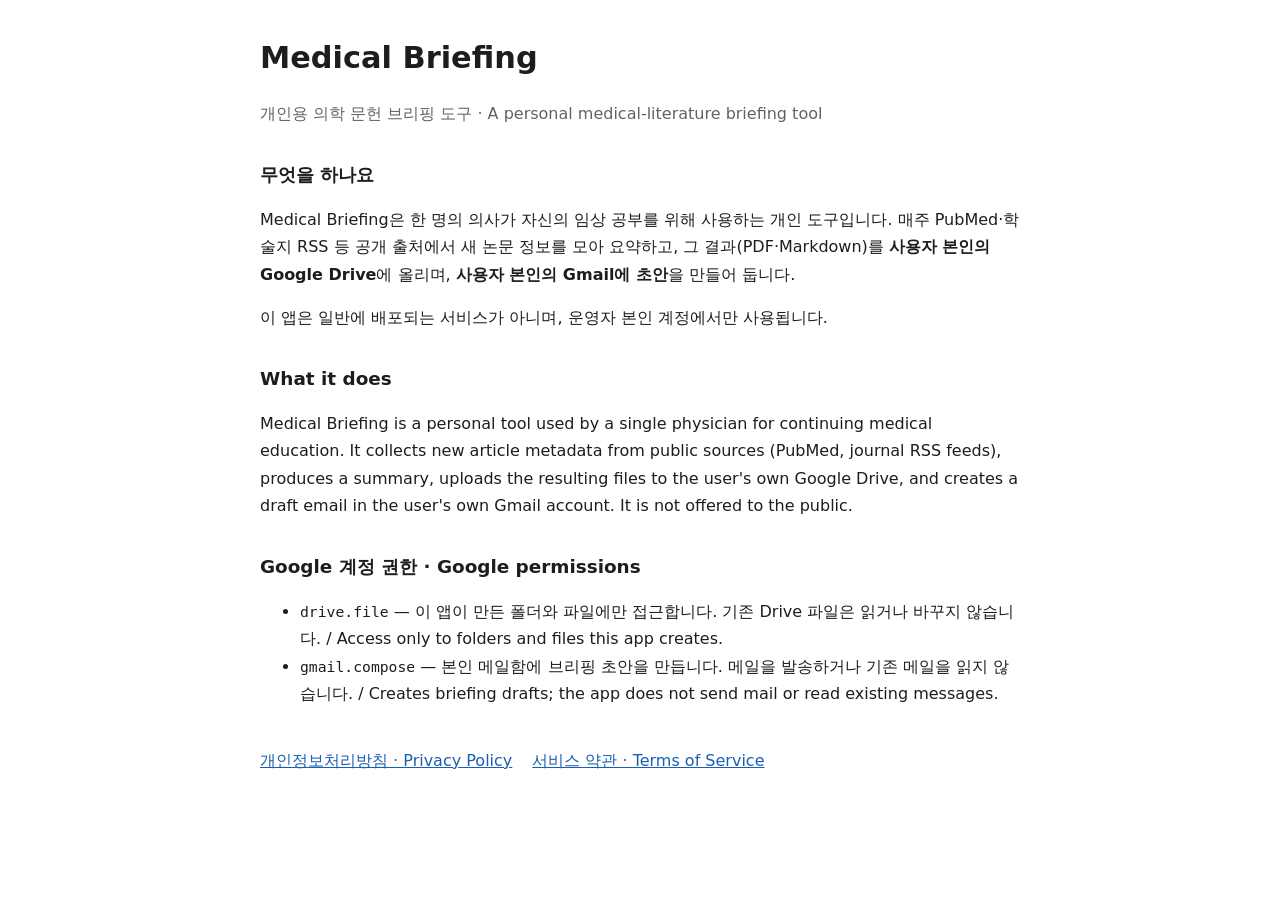
<file: index.html>
<!doctype html>
<html lang="ko">
<head>
<meta charset="utf-8">
<meta name="viewport" content="width=device-width, initial-scale=1">
<title>Medical Briefing</title>
<link rel="stylesheet" href="style.css">
</head>
<body>
<main>
<h1>Medical Briefing</h1>
<p class="lead">개인용 의학 문헌 브리핑 도구 · A personal medical-literature briefing tool</p>

<section>
<h2>무엇을 하나요</h2>
<p>Medical Briefing은 한 명의 의사가 자신의 임상 공부를 위해 사용하는 개인 도구입니다. 매주 PubMed·학술지 RSS 등 공개 출처에서 새 논문 정보를 모아 요약하고, 그 결과(PDF·Markdown)를 <strong>사용자 본인의 Google Drive</strong>에 올리며, <strong>사용자 본인의 Gmail에 초안</strong>을 만들어 둡니다.</p>
<p>이 앱은 일반에 배포되는 서비스가 아니며, 운영자 본인 계정에서만 사용됩니다.</p>
</section>

<section>
<h2>What it does</h2>
<p>Medical Briefing is a personal tool used by a single physician for continuing medical education. It collects new article metadata from public sources (PubMed, journal RSS feeds), produces a summary, uploads the resulting files to the user's own Google Drive, and creates a draft email in the user's own Gmail account. It is not offered to the public.</p>
</section>

<section>
<h2>Google 계정 권한 · Google permissions</h2>
<ul>
<li><code>drive.file</code> — 이 앱이 만든 폴더와 파일에만 접근합니다. 기존 Drive 파일은 읽거나 바꾸지 않습니다. / Access only to folders and files this app creates.</li>
<li><code>gmail.compose</code> — 본인 메일함에 브리핑 초안을 만듭니다. 메일을 발송하거나 기존 메일을 읽지 않습니다. / Creates briefing drafts; the app does not send mail or read existing messages.</li>
</ul>
</section>

<nav>
<a href="privacy.html">개인정보처리방침 · Privacy Policy</a>
<a href="terms.html">서비스 약관 · Terms of Service</a>
</nav>
</main>
</body>
</html>
</file>
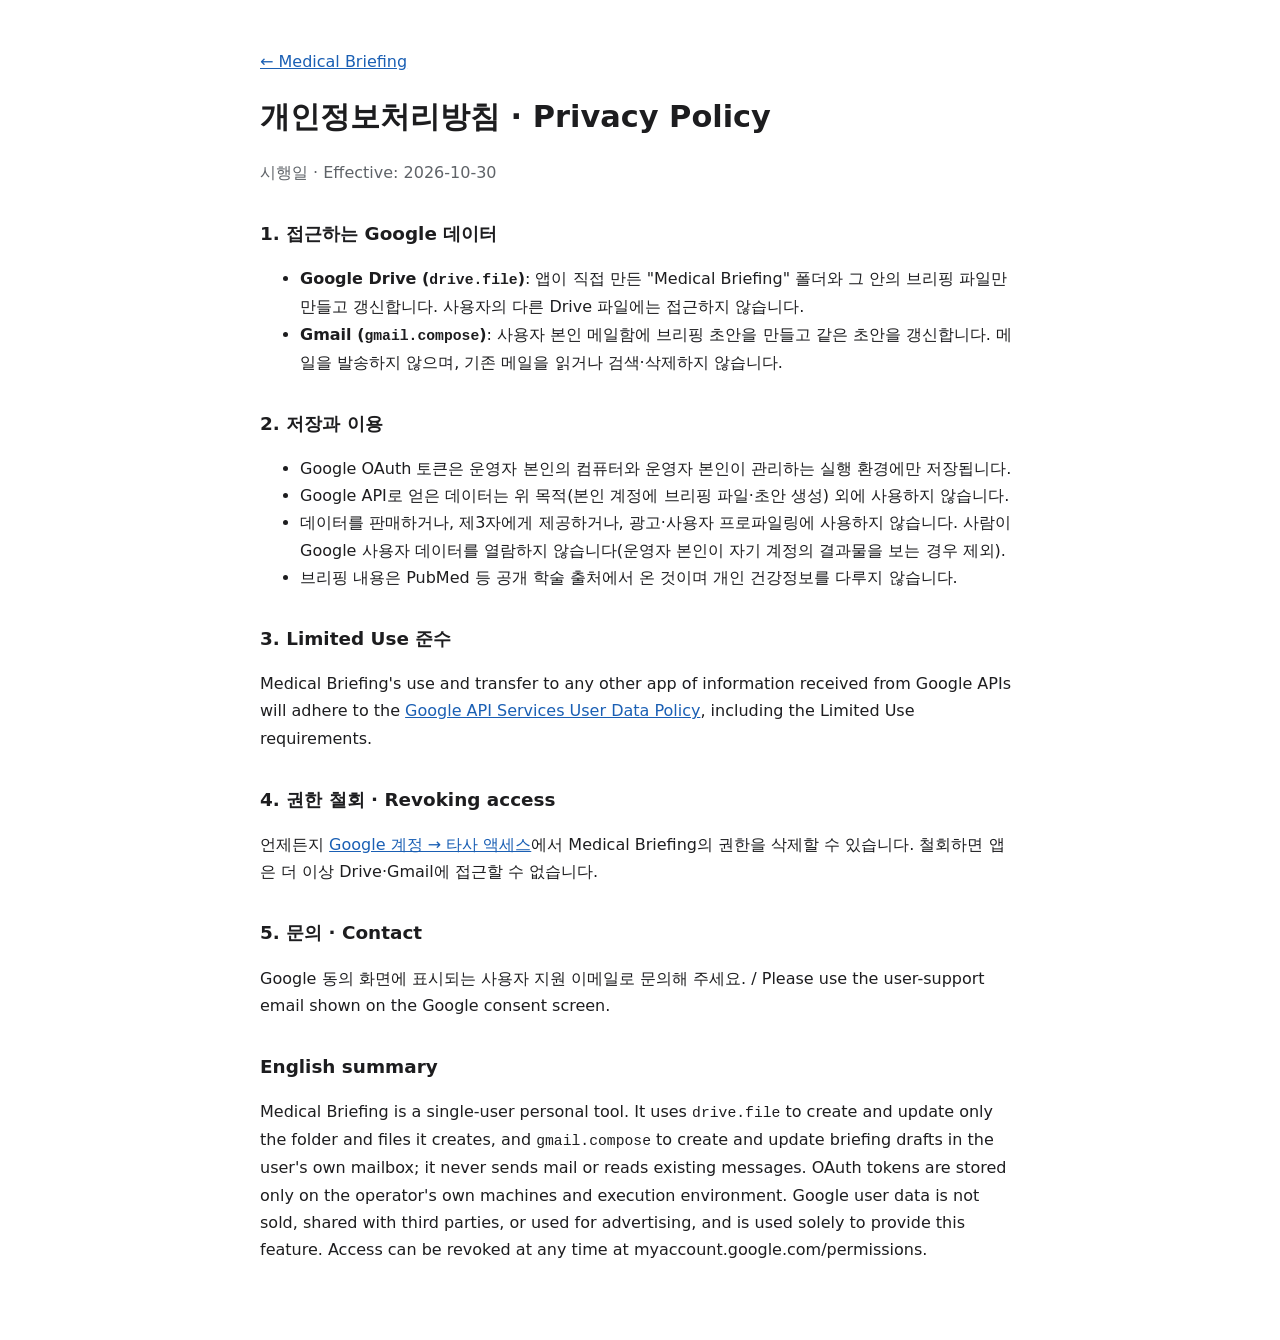
<file: privacy.html>
<!doctype html>
<html lang="ko">
<head>
<meta charset="utf-8">
<meta name="viewport" content="width=device-width, initial-scale=1">
<title>Privacy Policy · Medical Briefing</title>
<link rel="stylesheet" href="style.css">
</head>
<body>
<main>
<p><a href="index.html">← Medical Briefing</a></p>
<h1>개인정보처리방침 · Privacy Policy</h1>
<p class="meta">시행일 · Effective: 2026-10-30</p>

<section>
<h2>1. 접근하는 Google 데이터</h2>
<ul>
<li><strong>Google Drive (<code>drive.file</code>)</strong>: 앱이 직접 만든 "Medical Briefing" 폴더와 그 안의 브리핑 파일만 만들고 갱신합니다. 사용자의 다른 Drive 파일에는 접근하지 않습니다.</li>
<li><strong>Gmail (<code>gmail.compose</code>)</strong>: 사용자 본인 메일함에 브리핑 초안을 만들고 같은 초안을 갱신합니다. 메일을 발송하지 않으며, 기존 메일을 읽거나 검색·삭제하지 않습니다.</li>
</ul>
</section>

<section>
<h2>2. 저장과 이용</h2>
<ul>
<li>Google OAuth 토큰은 운영자 본인의 컴퓨터와 운영자 본인이 관리하는 실행 환경에만 저장됩니다.</li>
<li>Google API로 얻은 데이터는 위 목적(본인 계정에 브리핑 파일·초안 생성) 외에 사용하지 않습니다.</li>
<li>데이터를 판매하거나, 제3자에게 제공하거나, 광고·사용자 프로파일링에 사용하지 않습니다. 사람이 Google 사용자 데이터를 열람하지 않습니다(운영자 본인이 자기 계정의 결과물을 보는 경우 제외).</li>
<li>브리핑 내용은 PubMed 등 공개 학술 출처에서 온 것이며 개인 건강정보를 다루지 않습니다.</li>
</ul>
</section>

<section>
<h2>3. Limited Use 준수</h2>
<p>Medical Briefing's use and transfer to any other app of information received from Google APIs will adhere to the <a href="https://developers.google.com/terms/api-services-user-data-policy">Google API Services User Data Policy</a>, including the Limited Use requirements.</p>
</section>

<section>
<h2>4. 권한 철회 · Revoking access</h2>
<p>언제든지 <a href="https://myaccount.google.com/permissions">Google 계정 → 타사 액세스</a>에서 Medical Briefing의 권한을 삭제할 수 있습니다. 철회하면 앱은 더 이상 Drive·Gmail에 접근할 수 없습니다.</p>
</section>

<section>
<h2>5. 문의 · Contact</h2>
<p>Google 동의 화면에 표시되는 사용자 지원 이메일로 문의해 주세요. / Please use the user-support email shown on the Google consent screen.</p>
</section>

<section>
<h2>English summary</h2>
<p>Medical Briefing is a single-user personal tool. It uses <code>drive.file</code> to create and update only the folder and files it creates, and <code>gmail.compose</code> to create and update briefing drafts in the user's own mailbox; it never sends mail or reads existing messages. OAuth tokens are stored only on the operator's own machines and execution environment. Google user data is not sold, shared with third parties, or used for advertising, and is used solely to provide this feature. Access can be revoked at any time at myaccount.google.com/permissions.</p>
</section>
</main>
</body>
</html>
</file>
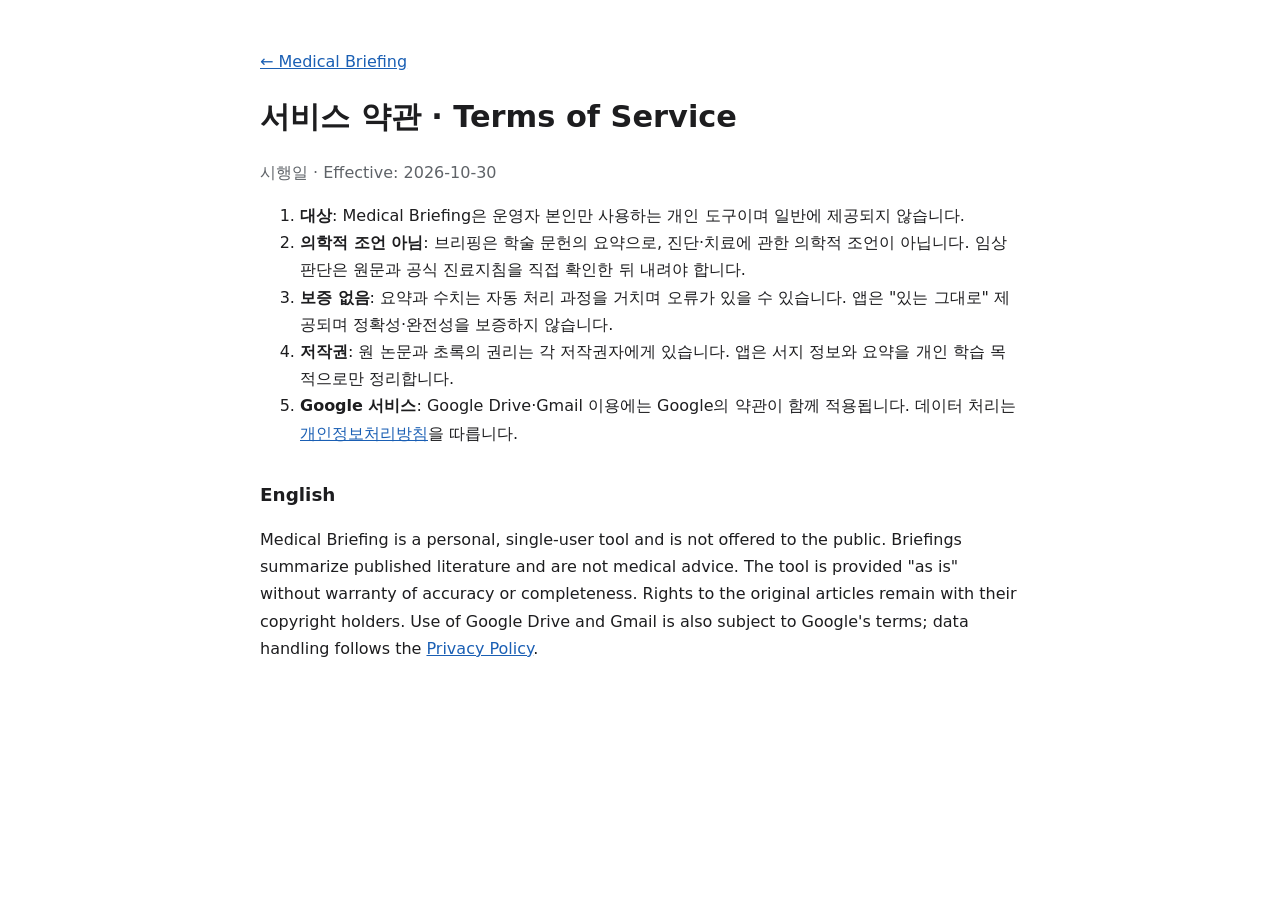
<file: terms.html>
<!doctype html>
<html lang="ko">
<head>
<meta charset="utf-8">
<meta name="viewport" content="width=device-width, initial-scale=1">
<title>Terms of Service · Medical Briefing</title>
<link rel="stylesheet" href="style.css">
</head>
<body>
<main>
<p><a href="index.html">← Medical Briefing</a></p>
<h1>서비스 약관 · Terms of Service</h1>
<p class="meta">시행일 · Effective: 2026-10-30</p>

<ol>
<li><strong>대상</strong>: Medical Briefing은 운영자 본인만 사용하는 개인 도구이며 일반에 제공되지 않습니다.</li>
<li><strong>의학적 조언 아님</strong>: 브리핑은 학술 문헌의 요약으로, 진단·치료에 관한 의학적 조언이 아닙니다. 임상 판단은 원문과 공식 진료지침을 직접 확인한 뒤 내려야 합니다.</li>
<li><strong>보증 없음</strong>: 요약과 수치는 자동 처리 과정을 거치며 오류가 있을 수 있습니다. 앱은 "있는 그대로" 제공되며 정확성·완전성을 보증하지 않습니다.</li>
<li><strong>저작권</strong>: 원 논문과 초록의 권리는 각 저작권자에게 있습니다. 앱은 서지 정보와 요약을 개인 학습 목적으로만 정리합니다.</li>
<li><strong>Google 서비스</strong>: Google Drive·Gmail 이용에는 Google의 약관이 함께 적용됩니다. 데이터 처리는 <a href="privacy.html">개인정보처리방침</a>을 따릅니다.</li>
</ol>

<h2>English</h2>
<p>Medical Briefing is a personal, single-user tool and is not offered to the public. Briefings summarize published literature and are not medical advice. The tool is provided "as is" without warranty of accuracy or completeness. Rights to the original articles remain with their copyright holders. Use of Google Drive and Gmail is also subject to Google's terms; data handling follows the <a href="privacy.html">Privacy Policy</a>.</p>
</main>
</body>
</html>
</file>
<file: style.css>
:root { color-scheme: light dark; --fg: #1d1d1f; --bg: #ffffff; --muted: #5f6368; --accent: #1a5fb4; }
@media (prefers-color-scheme: dark) { :root { --fg: #e8eaed; --bg: #16181c; --muted: #9aa0a6; --accent: #8ab4f8; } }
body { margin: 0; background: var(--bg); color: var(--fg); font: 16px/1.7 system-ui, -apple-system, "Segoe UI", "Apple SD Gothic Neo", "Malgun Gothic", sans-serif; }
main { max-width: 760px; margin: 0 auto; padding: 32px 16px 64px; }
h1 { font-size: 1.9rem; margin: 0 0 4px; }
h2 { font-size: 1.15rem; margin-top: 2rem; }
.lead, .meta { color: var(--muted); }
a { color: var(--accent); }
code { font-size: .92em; }
nav { display: flex; gap: 20px; flex-wrap: wrap; margin-top: 2.5rem; }
</file>
